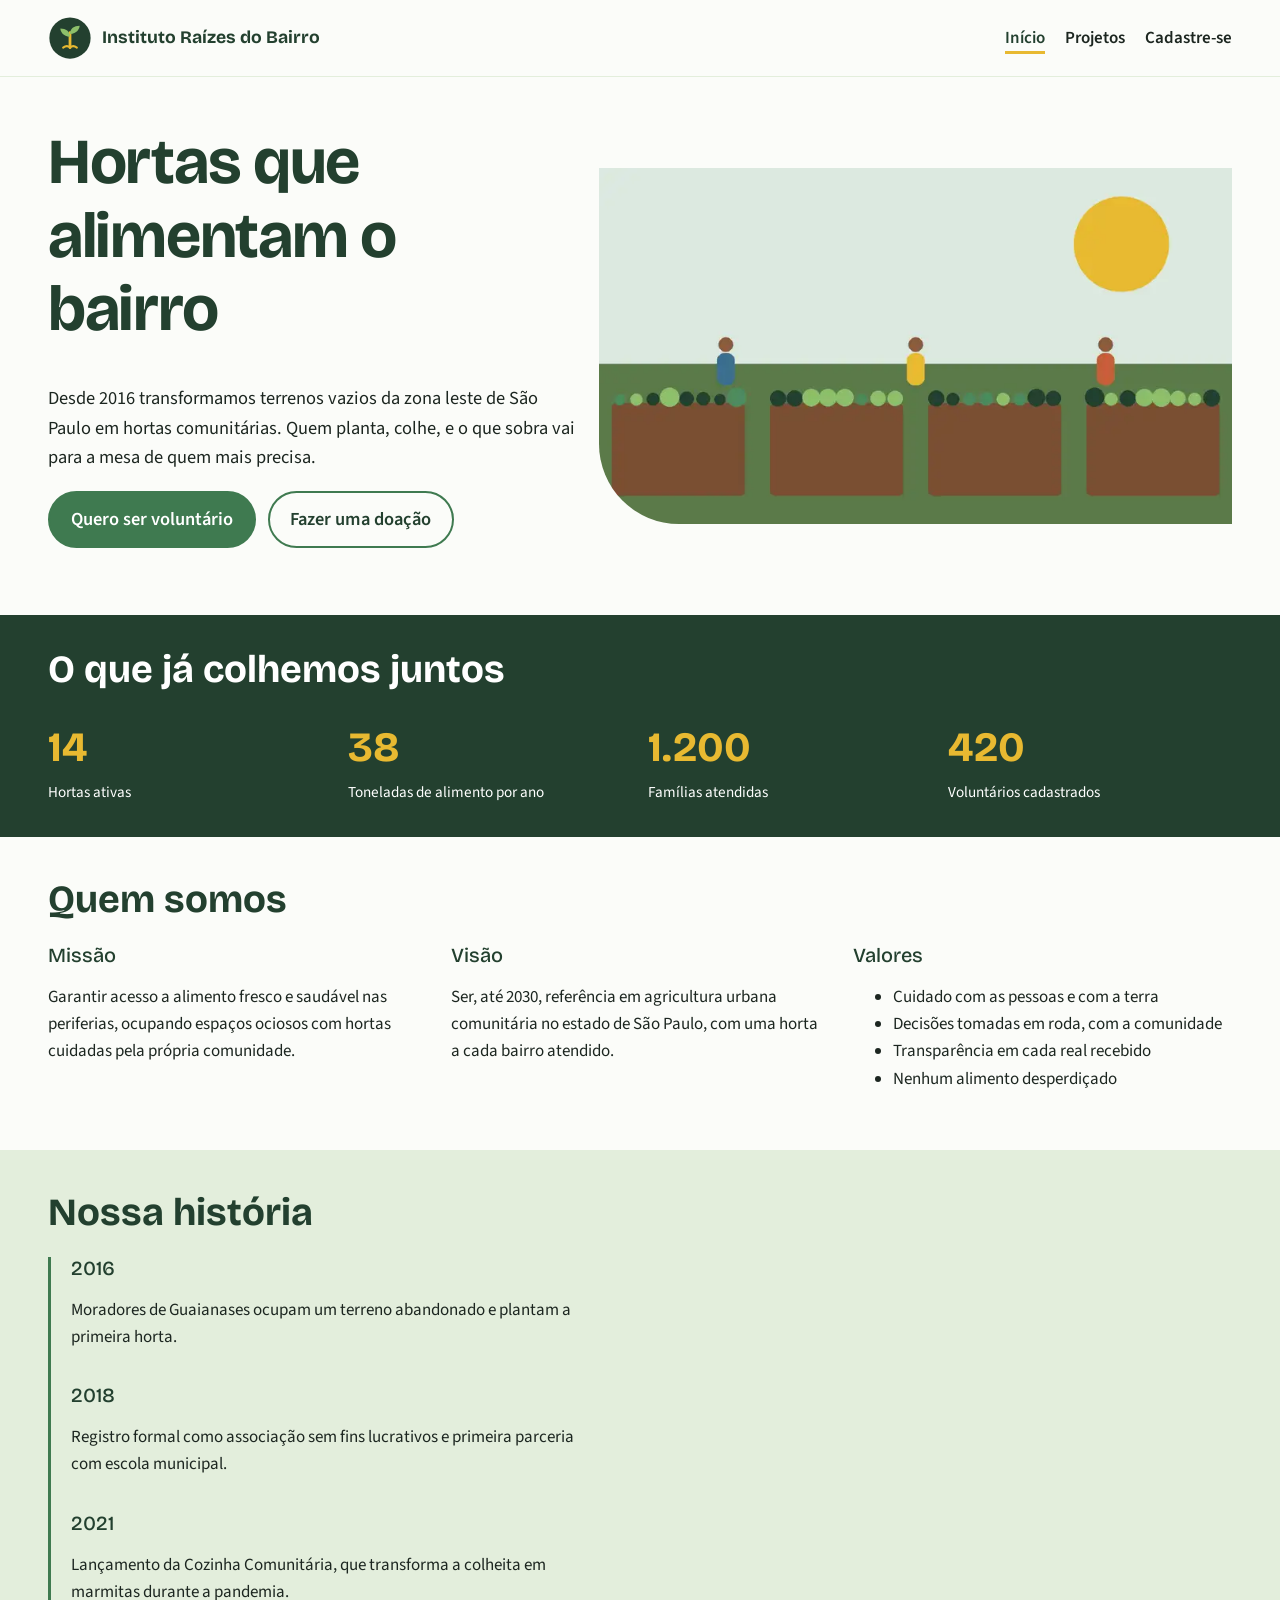
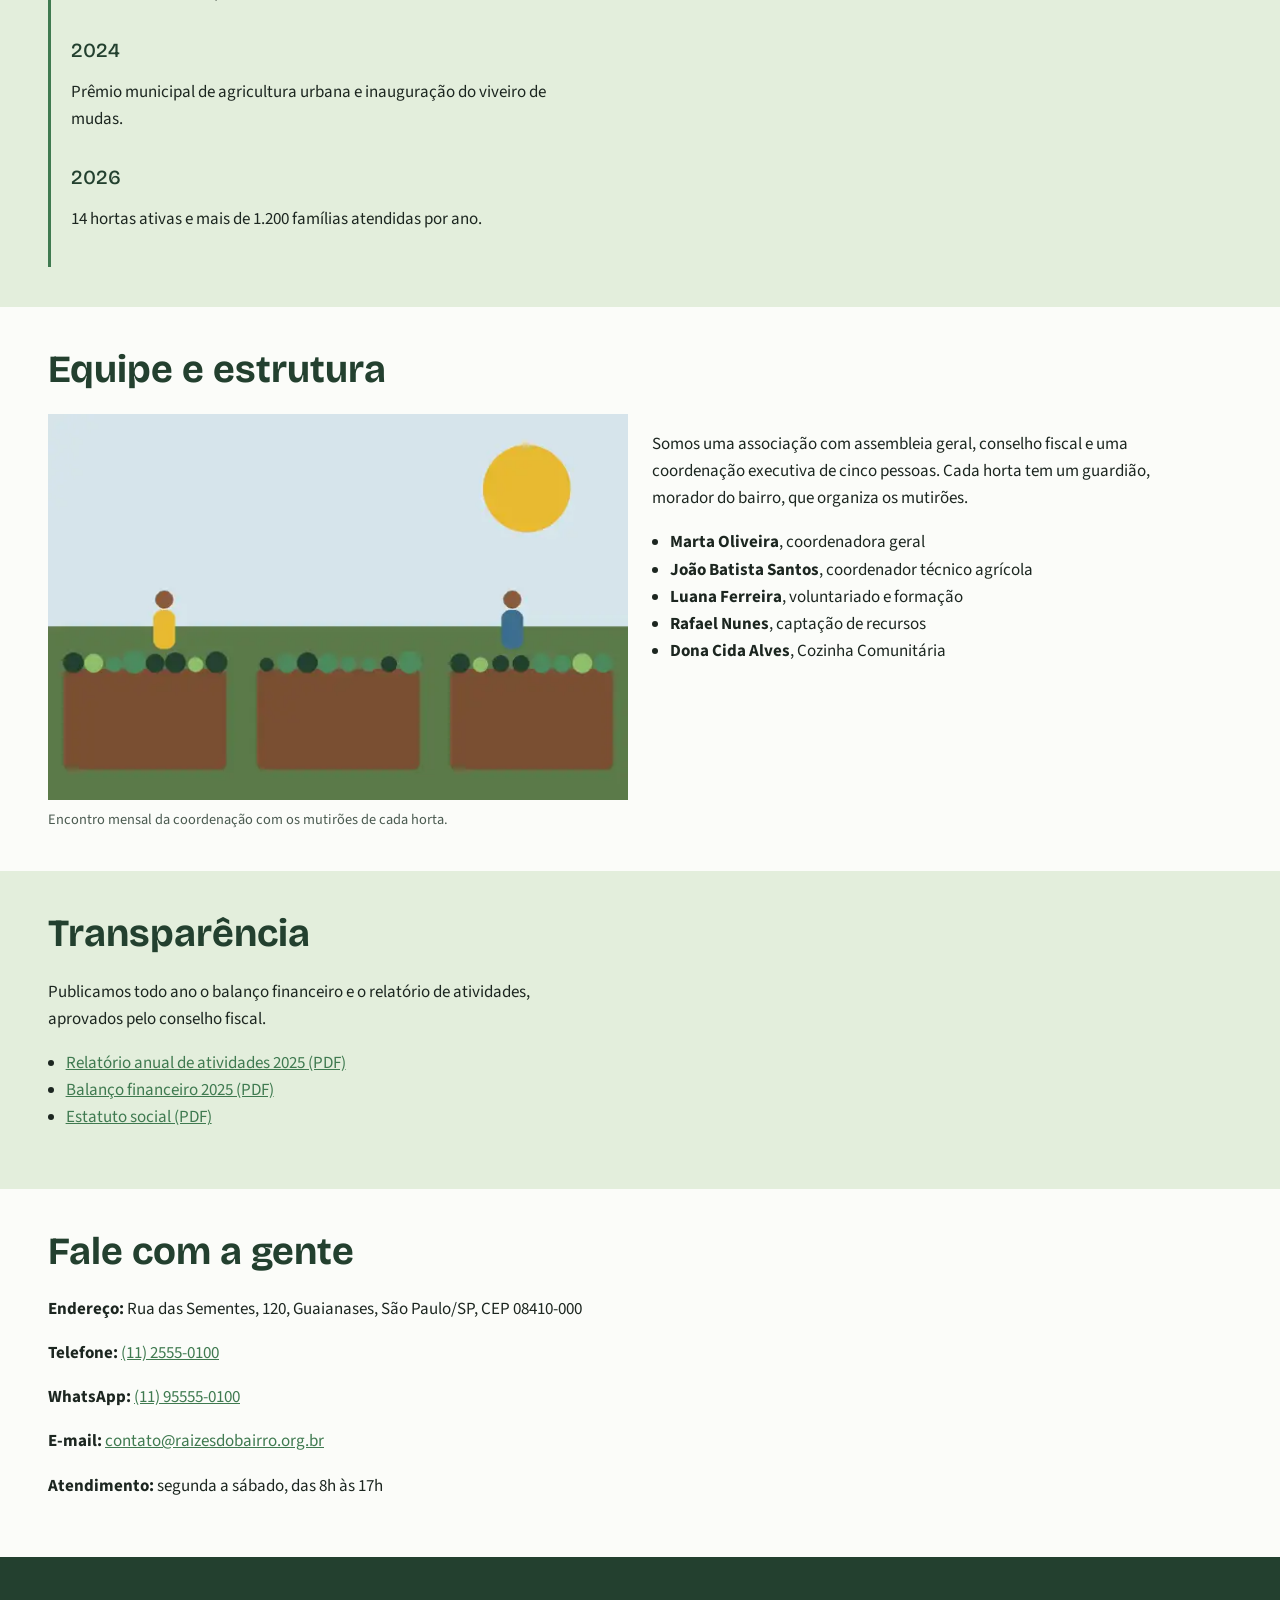
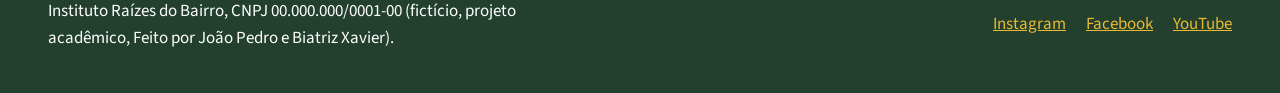
<file: ong-raizes/index.html>
<!DOCTYPE html>
<html lang="pt-BR">
<head>
  <meta charset="UTF-8">
  <meta name="viewport" content="width=device-width, initial-scale=1">
  <title>Instituto Raízes do Bairro | Hortas comunitárias em São Paulo</title>
  <meta name="description" content="O Instituto Raízes do Bairro transforma terrenos vazios em hortas comunitárias na zona leste de São Paulo, levando alimento, renda e educação ambiental às famílias.">
  <meta name="keywords" content="ONG, hortas comunitárias, voluntariado, doação, São Paulo, segurança alimentar">
  <meta property="og:title" content="Instituto Raízes do Bairro">
  <meta property="og:description" content="Hortas comunitárias que alimentam o bairro.">
  <meta property="og:image" content="imagens/hero-horta.jpg">
  <link rel="icon" href="imagens/logo.svg" type="image/svg+xml">
  <link rel="preconnect" href="https://fonts.googleapis.com">
  <link rel="preconnect" href="https://fonts.gstatic.com" crossorigin>
  <link href="https://fonts.googleapis.com/css2?family=Bricolage+Grotesque:wght@500;700&amp;family=Source+Sans+3:wght@400;600&amp;display=swap" rel="stylesheet">
  <link rel="stylesheet" href="css/style.css">
</head>
<body>
  <a class="pular" href="#conteudo">Pular para o conteúdo</a>

  <header class="topo">
    <a class="marca" href="index.html">
      <img src="imagens/logo.svg" alt="" width="44" height="44">
      <span>Instituto Raízes do Bairro</span>
    </a>
    <nav aria-label="Menu principal">
      <ul>
        <li><a href="index.html" aria-current="page">Início</a></li>
        <li><a href="projetos.html">Projetos</a></li>
        <li><a href="cadastro.html">Cadastre-se</a></li>
      </ul>
    </nav>
  </header>

  <main id="conteudo">
    <section class="hero" aria-labelledby="titulo-hero">
      <div class="hero-texto">
        <h1 id="titulo-hero">Hortas que alimentam o bairro</h1>
        <p>Desde 2016 transformamos terrenos vazios da zona leste de São Paulo em hortas comunitárias. Quem planta, colhe, e o que sobra vai para a mesa de quem mais precisa.</p>
        <p class="acoes">
          <a class="botao" href="cadastro.html">Quero ser voluntário</a>
          <a class="botao botao-secundario" href="projetos.html#doar">Fazer uma doação</a>
        </p>
      </div>
      <picture class="hero-imagem">
        <source type="image/webp" srcset="imagens/hero-horta-pequena.webp 800w, imagens/hero-horta.webp 1600w" sizes="(min-width: 64em) 55vw, 100vw">
        <img src="imagens/hero-horta.jpg" srcset="imagens/hero-horta-pequena.jpg 800w, imagens/hero-horta.jpg 1600w" sizes="(min-width: 64em) 55vw, 100vw" alt="Ilustração de voluntários cuidando de canteiros de hortaliças em um dia de sol" width="1600" height="900">
      </picture>
    </section>

    <section class="numeros" aria-labelledby="titulo-numeros">
      <h2 id="titulo-numeros">O que já colhemos juntos</h2>
      <dl>
        <div><dt>Hortas ativas</dt><dd>14</dd></div>
        <div><dt>Toneladas de alimento por ano</dt><dd>38</dd></div>
        <div><dt>Famílias atendidas</dt><dd>1.200</dd></div>
        <div><dt>Voluntários cadastrados</dt><dd>420</dd></div>
      </dl>
    </section>

    <section class="bloco" id="sobre" aria-labelledby="titulo-sobre">
      <h2 id="titulo-sobre">Quem somos</h2>
      <div class="tres-colunas">
        <article>
          <h3>Missão</h3>
          <p>Garantir acesso a alimento fresco e saudável nas periferias, ocupando espaços ociosos com hortas cuidadas pela própria comunidade.</p>
        </article>
        <article>
          <h3>Visão</h3>
          <p>Ser, até 2030, referência em agricultura urbana comunitária no estado de São Paulo, com uma horta a cada bairro atendido.</p>
        </article>
        <article>
          <h3>Valores</h3>
          <ul>
            <li>Cuidado com as pessoas e com a terra</li>
            <li>Decisões tomadas em roda, com a comunidade</li>
            <li>Transparência em cada real recebido</li>
            <li>Nenhum alimento desperdiçado</li>
          </ul>
        </article>
      </div>
    </section>

    <section class="bloco faixa" id="historia" aria-labelledby="titulo-historia">
      <h2 id="titulo-historia">Nossa história</h2>
      <ol class="linha-do-tempo">
        <li><h3>2016</h3><p>Moradores de Guaianases ocupam um terreno abandonado e plantam a primeira horta.</p></li>
        <li><h3>2018</h3><p>Registro formal como associação sem fins lucrativos e primeira parceria com escola municipal.</p></li>
        <li><h3>2021</h3><p>Lançamento da Cozinha Comunitária, que transforma a colheita em marmitas durante a pandemia.</p></li>
        <li><h3>2024</h3><p>Prêmio municipal de agricultura urbana e inauguração do viveiro de mudas.</p></li>
        <li><h3>2026</h3><p>14 hortas ativas e mais de 1.200 famílias atendidas por ano.</p></li>
      </ol>
    </section>

    <section class="bloco" id="equipe" aria-labelledby="titulo-equipe">
      <h2 id="titulo-equipe">Equipe e estrutura</h2>
      <div class="duas-colunas">
        <figure>
          <picture>
            <source type="image/webp" srcset="imagens/equipe-pequena.webp 600w, imagens/equipe.webp 1200w" sizes="(min-width: 48em) 45vw, 100vw">
            <img src="imagens/equipe.jpg" srcset="imagens/equipe-pequena.jpg 600w, imagens/equipe.jpg 1200w" sizes="(min-width: 48em) 45vw, 100vw" alt="Ilustração da equipe do instituto reunida ao lado dos canteiros" width="1200" height="800" loading="lazy">
          </picture>
          <figcaption>Encontro mensal da coordenação com os mutirões de cada horta.</figcaption>
        </figure>
        <div>
          <p>Somos uma associação com assembleia geral, conselho fiscal e uma coordenação executiva de cinco pessoas. Cada horta tem um guardião, morador do bairro, que organiza os mutirões.</p>
          <ul class="lista-equipe">
            <li><strong>Marta Oliveira</strong>, coordenadora geral</li>
            <li><strong>João Batista Santos</strong>, coordenador técnico agrícola</li>
            <li><strong>Luana Ferreira</strong>, voluntariado e formação</li>
            <li><strong>Rafael Nunes</strong>, captação de recursos</li>
            <li><strong>Dona Cida Alves</strong>, Cozinha Comunitária</li>
          </ul>
        </div>
      </div>
    </section>

    <section class="bloco faixa" id="transparencia" aria-labelledby="titulo-transparencia">
      <h2 id="titulo-transparencia">Transparência</h2>
      <p>Publicamos todo ano o balanço financeiro e o relatório de atividades, aprovados pelo conselho fiscal.</p>
      <ul class="documentos">
        <li><a href="#transparencia">Relatório anual de atividades 2025 (PDF)</a></li>
        <li><a href="#transparencia">Balanço financeiro 2025 (PDF)</a></li>
        <li><a href="#transparencia">Estatuto social (PDF)</a></li>
      </ul>
    </section>

    <section class="bloco" id="contato" aria-labelledby="titulo-contato">
      <h2 id="titulo-contato">Fale com a gente</h2>
      <address class="contato">
        <p><strong>Endereço:</strong> Rua das Sementes, 120, Guaianases, São Paulo/SP, CEP 08410-000</p>
        <p><strong>Telefone:</strong> <a href="tel:+551125550100">(11) 2555-0100</a></p>
        <p><strong>WhatsApp:</strong> <a href="https://wa.me/5511955550100">(11) 95555-0100</a></p>
        <p><strong>E-mail:</strong> <a href="mailto:contato@raizesdobairro.org.br">contato@raizesdobairro.org.br</a></p>
        <p><strong>Atendimento:</strong> segunda a sábado, das 8h às 17h</p>
      </address>
    </section>
  </main>

  <footer class="rodape">
    <p>Instituto Raízes do Bairro, CNPJ 00.000.000/0001-00 (fictício, projeto acadêmico, Feito por João Pedro e Biatriz Xavier).</p>
    <nav aria-label="Redes sociais">
      <ul>
        <li><a href="https://www.instagram.com/">Instagram</a></li>
        <li><a href="https://www.facebook.com/">Facebook</a></li>
        <li><a href="https://www.youtube.com/">YouTube</a></li>
      </ul>
    </nav>
  </footer>
</body>
</html>
</file>
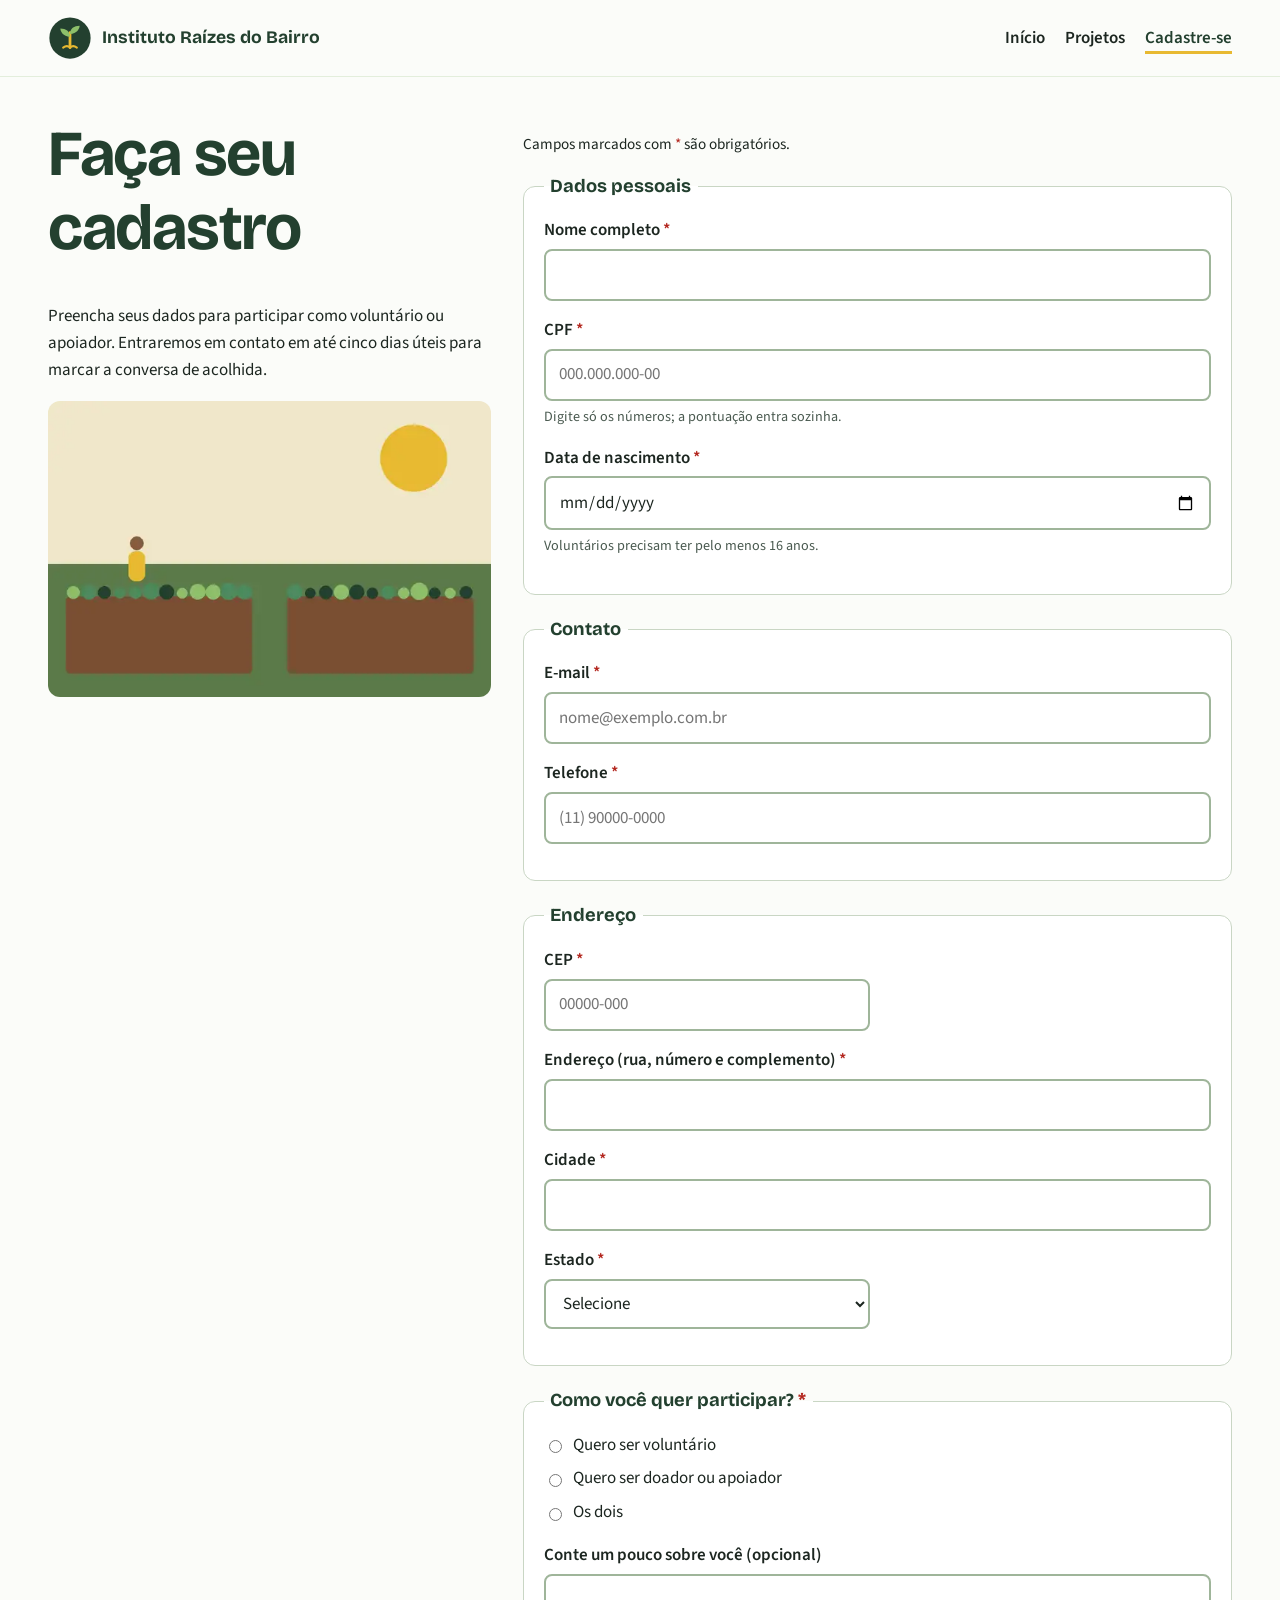
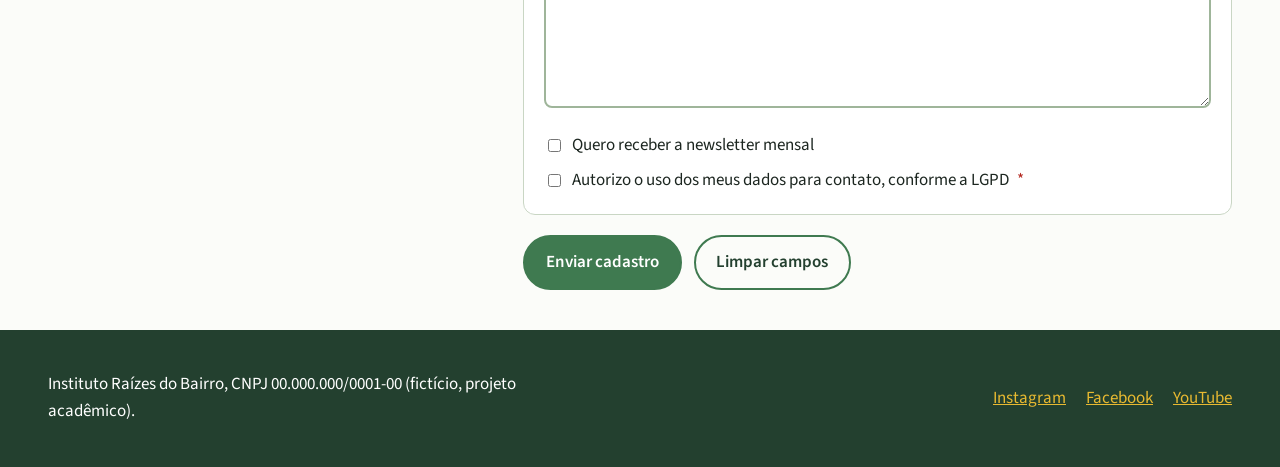
<file: ong-raizes/cadastro.html>
<!DOCTYPE html>
<html lang="pt-BR">
<head>
  <meta charset="UTF-8">
  <meta name="viewport" content="width=device-width, initial-scale=1">
  <title>Cadastro | Instituto Raízes do Bairro</title>
  <meta name="description" content="Cadastre-se como voluntário ou apoiador do Instituto Raízes do Bairro.">
  <link rel="icon" href="imagens/logo.svg" type="image/svg+xml">
  <link rel="preconnect" href="https://fonts.googleapis.com">
  <link rel="preconnect" href="https://fonts.gstatic.com" crossorigin>
  <link href="https://fonts.googleapis.com/css2?family=Bricolage+Grotesque:wght@500;700&amp;family=Source+Sans+3:wght@400;600&amp;display=swap" rel="stylesheet">
  <link rel="stylesheet" href="css/style.css">
  <script src="js/mascaras.js" defer></script>
</head>
<body>
  <a class="pular" href="#conteudo">Pular para o conteúdo</a>

  <header class="topo">
    <a class="marca" href="index.html">
      <img src="imagens/logo.svg" alt="" width="44" height="44">
      <span>Instituto Raízes do Bairro</span>
    </a>
    <nav aria-label="Menu principal">
      <ul>
        <li><a href="index.html">Início</a></li>
        <li><a href="projetos.html">Projetos</a></li>
        <li><a href="cadastro.html" aria-current="page">Cadastre-se</a></li>
      </ul>
    </nav>
  </header>

  <main id="conteudo">
    <section class="bloco cadastro" aria-labelledby="titulo-pagina">
      <div class="cadastro-intro">
        <h1 id="titulo-pagina">Faça seu cadastro</h1>
        <p>Preencha seus dados para participar como voluntário ou apoiador. Entraremos em contato em até cinco dias úteis para marcar a conversa de acolhida.</p>
        <picture>
          <source type="image/webp" srcset="imagens/cadastro-pequena.webp 600w, imagens/cadastro.webp 1200w" sizes="(min-width: 64em) 35vw, 100vw">
          <img src="imagens/cadastro.jpg" srcset="imagens/cadastro-pequena.jpg 600w, imagens/cadastro.jpg 1200w" sizes="(min-width: 64em) 35vw, 100vw" alt="Ilustração de uma pessoa ao lado de dois canteiros, pronta para começar" width="1200" height="800">
        </picture>
      </div>

      <form class="formulario" action="#" method="post">
        <p class="aviso">Campos marcados com <abbr title="obrigatório">*</abbr> são obrigatórios.</p>

        <fieldset>
          <legend>Dados pessoais</legend>
          <div class="campo">
            <label for="nome">Nome completo <abbr title="obrigatório">*</abbr></label>
            <input type="text" id="nome" name="nome" autocomplete="name" required minlength="5" maxlength="100" pattern="[A-Za-zÀ-ÿ' ]+ [A-Za-zÀ-ÿ' ]+" title="Digite nome e sobrenome, apenas letras.">
          </div>
          <div class="campo">
            <label for="cpf">CPF <abbr title="obrigatório">*</abbr></label>
            <input type="text" id="cpf" name="cpf" inputmode="numeric" required maxlength="14" pattern="\d{3}\.\d{3}\.\d{3}-\d{2}" placeholder="000.000.000-00" title="Formato: 000.000.000-00" aria-describedby="ajuda-cpf">
            <small id="ajuda-cpf">Digite só os números; a pontuação entra sozinha.</small>
          </div>
          <div class="campo">
            <label for="nascimento">Data de nascimento <abbr title="obrigatório">*</abbr></label>
            <input type="date" id="nascimento" name="nascimento" autocomplete="bday" required min="1900-01-01" max="2010-12-31" aria-describedby="ajuda-nascimento">
            <small id="ajuda-nascimento">Voluntários precisam ter pelo menos 16 anos.</small>
          </div>
        </fieldset>

        <fieldset>
          <legend>Contato</legend>
          <div class="campo">
            <label for="email">E-mail <abbr title="obrigatório">*</abbr></label>
            <input type="email" id="email" name="email" autocomplete="email" required maxlength="120" placeholder="nome@exemplo.com.br">
          </div>
          <div class="campo">
            <label for="telefone">Telefone <abbr title="obrigatório">*</abbr></label>
            <input type="tel" id="telefone" name="telefone" autocomplete="tel" inputmode="numeric" required maxlength="15" pattern="\(\d{2}\) \d{4,5}-\d{4}" placeholder="(11) 90000-0000" title="Formato: (11) 90000-0000 ou (11) 2000-0000">
          </div>
        </fieldset>

        <fieldset>
          <legend>Endereço</legend>
          <div class="campo campo-curto">
            <label for="cep">CEP <abbr title="obrigatório">*</abbr></label>
            <input type="text" id="cep" name="cep" autocomplete="postal-code" inputmode="numeric" required maxlength="9" pattern="\d{5}-\d{3}" placeholder="00000-000" title="Formato: 00000-000">
          </div>
          <div class="campo">
            <label for="endereco">Endereço (rua, número e complemento) <abbr title="obrigatório">*</abbr></label>
            <input type="text" id="endereco" name="endereco" autocomplete="address-line1" required minlength="5" maxlength="150">
          </div>
          <div class="campo">
            <label for="cidade">Cidade <abbr title="obrigatório">*</abbr></label>
            <input type="text" id="cidade" name="cidade" autocomplete="address-level2" required minlength="2" maxlength="80">
          </div>
          <div class="campo campo-curto">
            <label for="estado">Estado <abbr title="obrigatório">*</abbr></label>
            <select id="estado" name="estado" autocomplete="address-level1" required>
              <option value="">Selecione</option>
                <option value="AC">Acre</option>
                <option value="AL">Alagoas</option>
                <option value="AP">Amapá</option>
                <option value="AM">Amazonas</option>
                <option value="BA">Bahia</option>
                <option value="CE">Ceará</option>
                <option value="DF">Distrito Federal</option>
                <option value="ES">Espírito Santo</option>
                <option value="GO">Goiás</option>
                <option value="MA">Maranhão</option>
                <option value="MT">Mato Grosso</option>
                <option value="MS">Mato Grosso do Sul</option>
                <option value="MG">Minas Gerais</option>
                <option value="PA">Pará</option>
                <option value="PB">Paraíba</option>
                <option value="PR">Paraná</option>
                <option value="PE">Pernambuco</option>
                <option value="PI">Piauí</option>
                <option value="RJ">Rio de Janeiro</option>
                <option value="RN">Rio Grande do Norte</option>
                <option value="RS">Rio Grande do Sul</option>
                <option value="RO">Rondônia</option>
                <option value="RR">Roraima</option>
                <option value="SC">Santa Catarina</option>
                <option value="SP">São Paulo</option>
                <option value="SE">Sergipe</option>
                <option value="TO">Tocantins</option>
            </select>
          </div>
        </fieldset>

        <fieldset>
          <legend>Como você quer participar? <abbr title="obrigatório">*</abbr></legend>
          <div class="opcoes">
            <label><input type="radio" name="perfil" value="voluntario" required> Quero ser voluntário</label>
            <label><input type="radio" name="perfil" value="doador"> Quero ser doador ou apoiador</label>
            <label><input type="radio" name="perfil" value="ambos"> Os dois</label>
          </div>
          <div class="campo">
            <label for="mensagem">Conte um pouco sobre você (opcional)</label>
            <textarea id="mensagem" name="mensagem" rows="4" maxlength="500"></textarea>
          </div>
          <label class="aceite"><input type="checkbox" name="newsletter" value="sim"> Quero receber a newsletter mensal</label>
          <label class="aceite"><input type="checkbox" name="termos" required> Autorizo o uso dos meus dados para contato, conforme a LGPD <abbr title="obrigatório">*</abbr></label>
        </fieldset>

        <div class="botoes-form">
          <button type="submit" class="botao">Enviar cadastro</button>
          <button type="reset" class="botao botao-secundario">Limpar campos</button>
        </div>
      </form>
    </section>
  </main>

  <footer class="rodape">
    <p>Instituto Raízes do Bairro, CNPJ 00.000.000/0001-00 (fictício, projeto acadêmico).</p>
    <nav aria-label="Redes sociais">
      <ul>
        <li><a href="https://www.instagram.com/">Instagram</a></li>
        <li><a href="https://www.facebook.com/">Facebook</a></li>
        <li><a href="https://www.youtube.com/">YouTube</a></li>
      </ul>
    </nav>
  </footer>
</body>
</html>
</file>
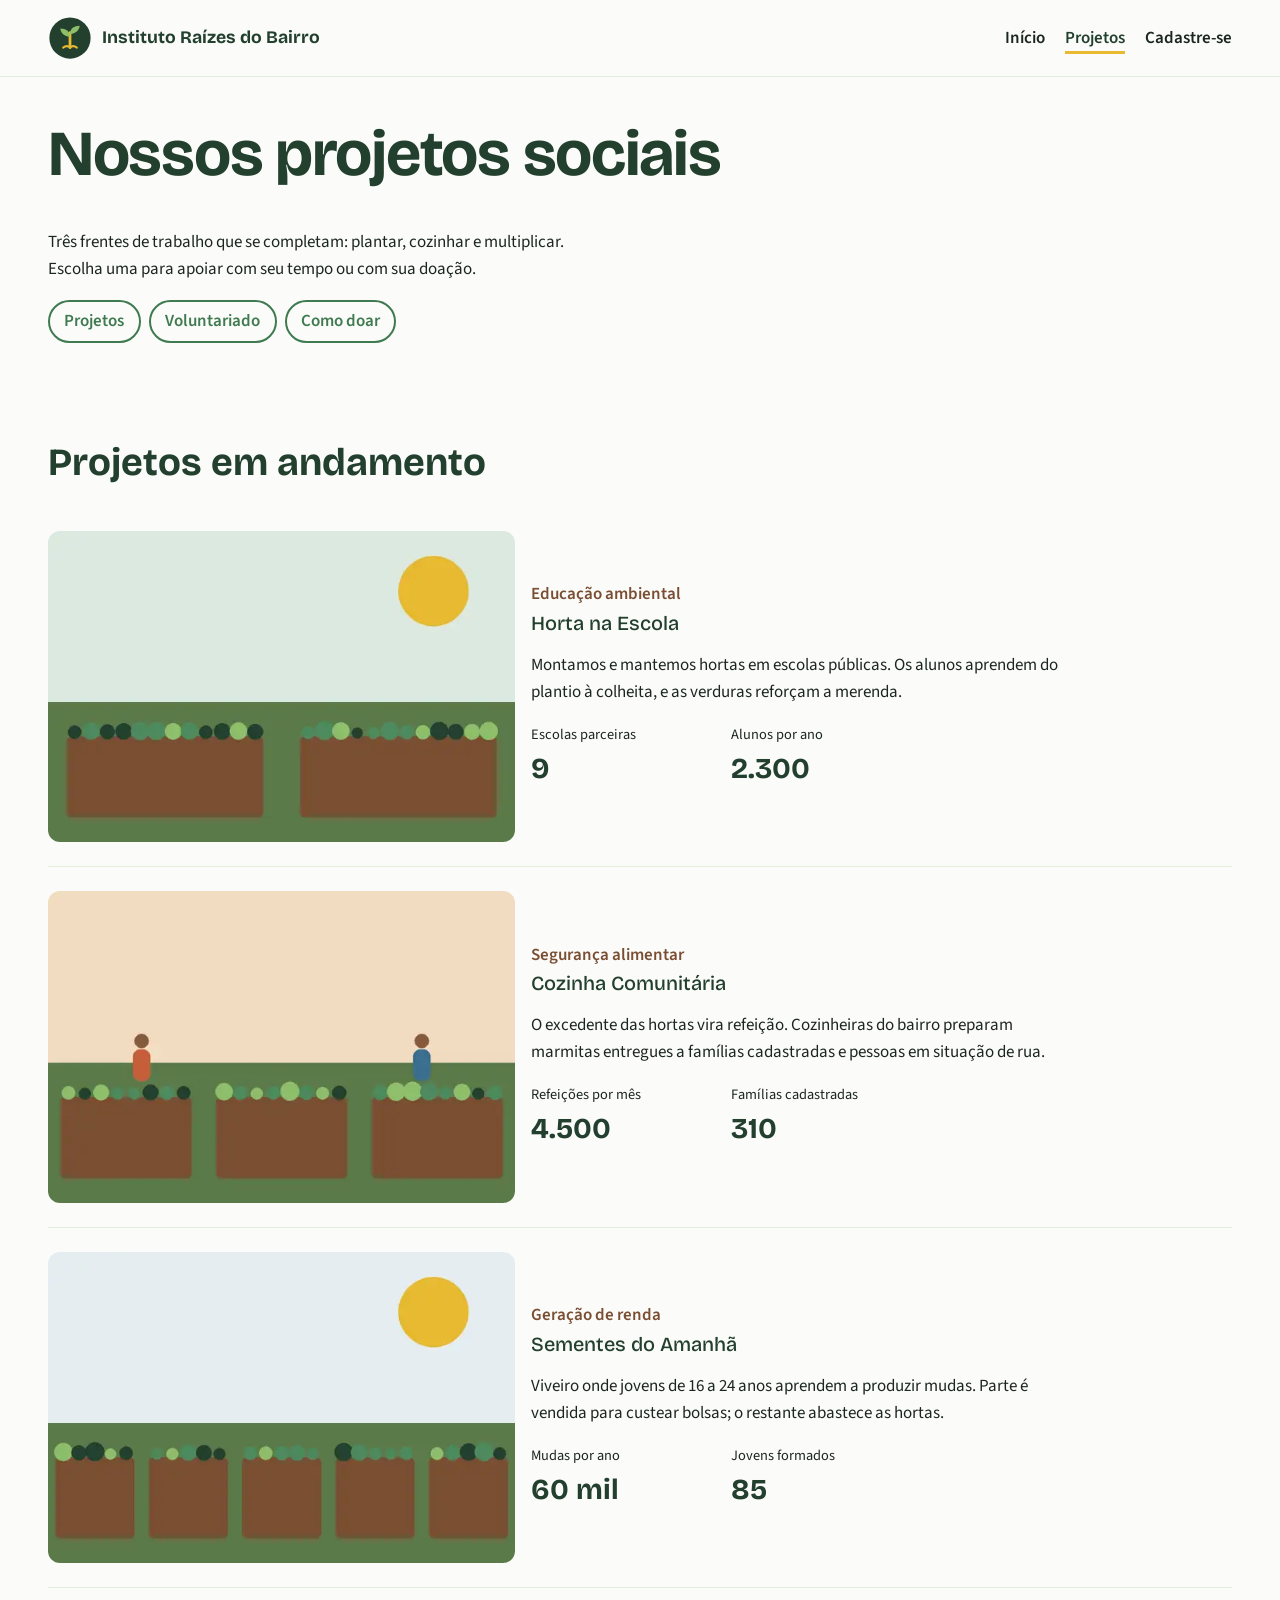
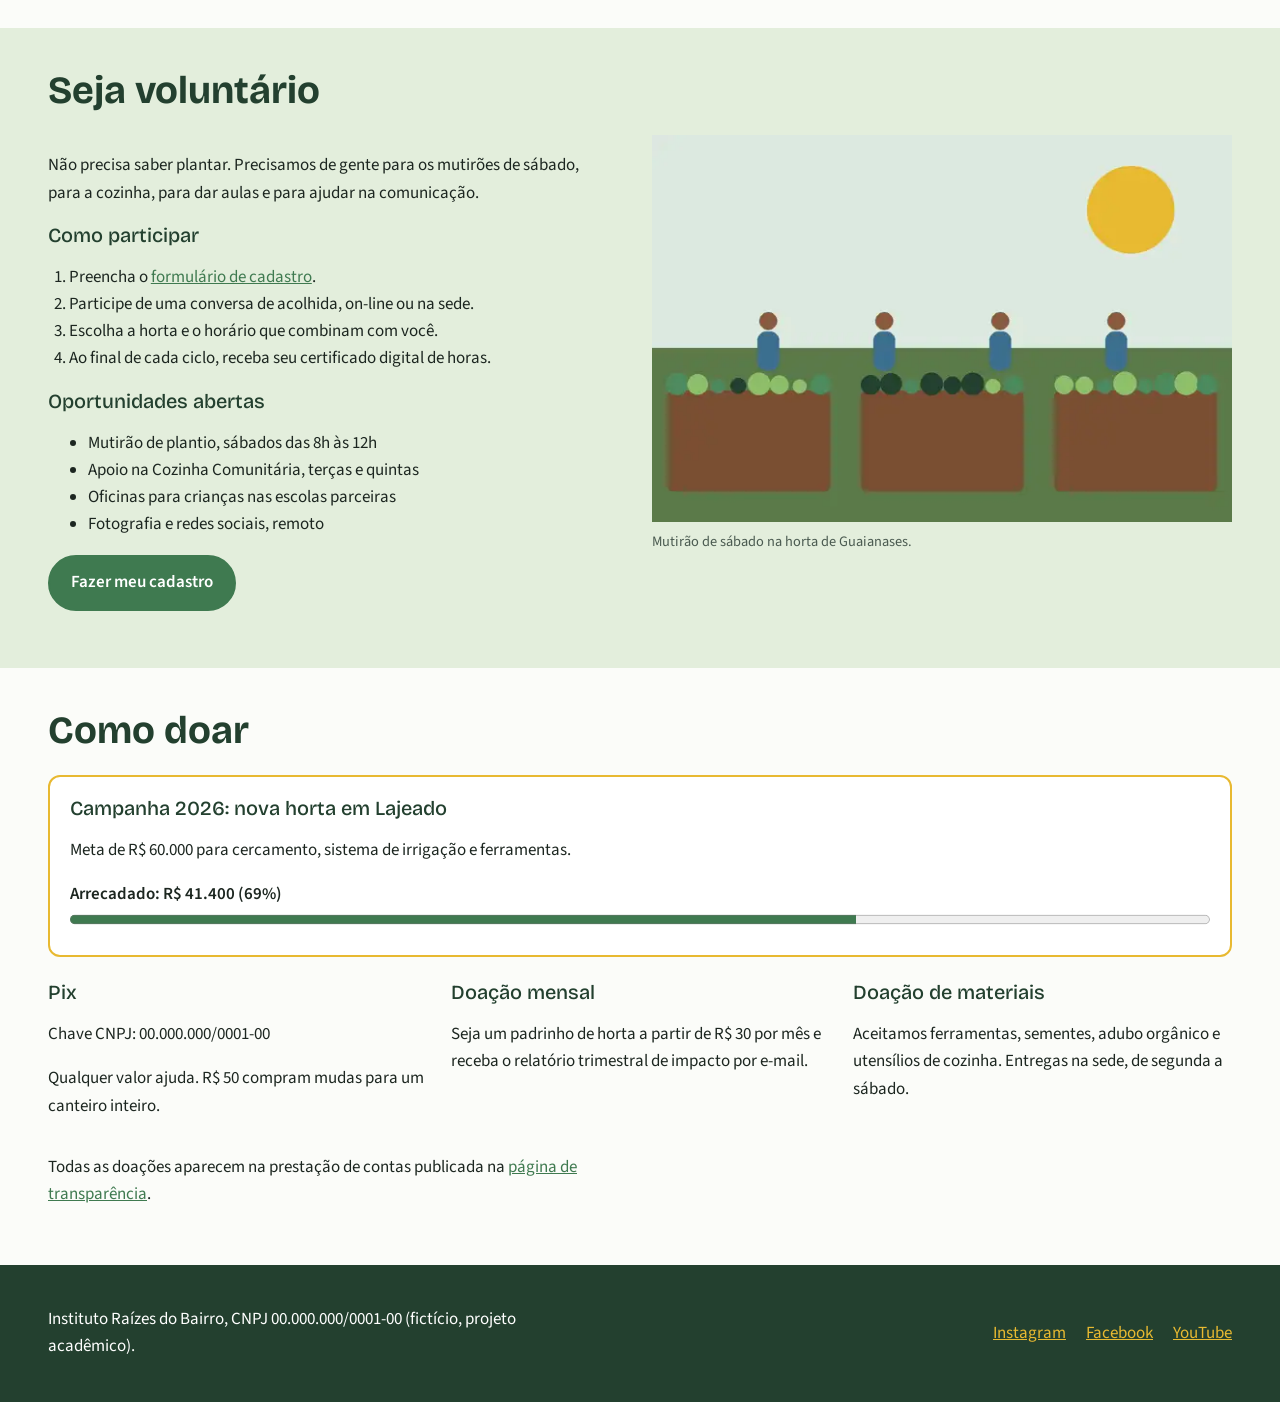
<file: ong-raizes/projetos.html>
<!DOCTYPE html>
<html lang="pt-BR">
<head>
  <meta charset="UTF-8">
  <meta name="viewport" content="width=device-width, initial-scale=1">
  <title>Projetos sociais | Instituto Raízes do Bairro</title>
  <meta name="description" content="Conheça os projetos do Instituto Raízes do Bairro, veja como ser voluntário e como doar para as hortas comunitárias.">
  <meta property="og:title" content="Projetos sociais do Instituto Raízes do Bairro">
  <meta property="og:image" content="imagens/projeto-horta-escola.jpg">
  <link rel="icon" href="imagens/logo.svg" type="image/svg+xml">
  <link rel="preconnect" href="https://fonts.googleapis.com">
  <link rel="preconnect" href="https://fonts.gstatic.com" crossorigin>
  <link href="https://fonts.googleapis.com/css2?family=Bricolage+Grotesque:wght@500;700&amp;family=Source+Sans+3:wght@400;600&amp;display=swap" rel="stylesheet">
  <link rel="stylesheet" href="css/style.css">
</head>
<body>
  <a class="pular" href="#conteudo">Pular para o conteúdo</a>

  <header class="topo">
    <a class="marca" href="index.html">
      <img src="imagens/logo.svg" alt="" width="44" height="44">
      <span>Instituto Raízes do Bairro</span>
    </a>
    <nav aria-label="Menu principal">
      <ul>
        <li><a href="index.html">Início</a></li>
        <li><a href="projetos.html" aria-current="page">Projetos</a></li>
        <li><a href="cadastro.html">Cadastre-se</a></li>
      </ul>
    </nav>
  </header>

  <main id="conteudo">
    <section class="bloco cabecalho-pagina" aria-labelledby="titulo-pagina">
      <h1 id="titulo-pagina">Nossos projetos sociais</h1>
      <p>Três frentes de trabalho que se completam: plantar, cozinhar e multiplicar. Escolha uma para apoiar com seu tempo ou com sua doação.</p>
      <nav aria-label="Nesta página">
        <ul class="atalhos">
          <li><a href="#projetos">Projetos</a></li>
          <li><a href="#voluntariado">Voluntariado</a></li>
          <li><a href="#doar">Como doar</a></li>
        </ul>
      </nav>
    </section>

    <section class="bloco" id="projetos" aria-labelledby="titulo-projetos">
      <h2 id="titulo-projetos">Projetos em andamento</h2>

      <article class="projeto">
        <picture>
          <source type="image/webp" srcset="imagens/projeto-horta-escola-pequena.webp 600w, imagens/projeto-horta-escola.webp 1200w" sizes="(min-width: 48em) 40vw, 100vw">
          <img src="imagens/projeto-horta-escola.jpg" srcset="imagens/projeto-horta-escola-pequena.jpg 600w, imagens/projeto-horta-escola.jpg 1200w" sizes="(min-width: 48em) 40vw, 100vw" alt="Ilustração de dois canteiros de hortaliças no pátio de uma escola" width="1200" height="800" loading="lazy">
        </picture>
        <div>
          <p class="categoria">Educação ambiental</p>
          <h3>Horta na Escola</h3>
          <p>Montamos e mantemos hortas em escolas públicas. Os alunos aprendem do plantio à colheita, e as verduras reforçam a merenda.</p>
          <dl class="indicadores">
            <div><dt>Escolas parceiras</dt><dd>9</dd></div>
            <div><dt>Alunos por ano</dt><dd>2.300</dd></div>
          </dl>
        </div>
      </article>

      <article class="projeto">
        <picture>
          <source type="image/webp" srcset="imagens/projeto-cozinha-pequena.webp 600w, imagens/projeto-cozinha.webp 1200w" sizes="(min-width: 48em) 40vw, 100vw">
          <img src="imagens/projeto-cozinha.jpg" srcset="imagens/projeto-cozinha-pequena.jpg 600w, imagens/projeto-cozinha.jpg 1200w" sizes="(min-width: 48em) 40vw, 100vw" alt="Ilustração de duas pessoas colhendo verduras para a cozinha comunitária" width="1200" height="800" loading="lazy">
        </picture>
        <div>
          <p class="categoria">Segurança alimentar</p>
          <h3>Cozinha Comunitária</h3>
          <p>O excedente das hortas vira refeição. Cozinheiras do bairro preparam marmitas entregues a famílias cadastradas e pessoas em situação de rua.</p>
          <dl class="indicadores">
            <div><dt>Refeições por mês</dt><dd>4.500</dd></div>
            <div><dt>Famílias cadastradas</dt><dd>310</dd></div>
          </dl>
        </div>
      </article>

      <article class="projeto">
        <picture>
          <source type="image/webp" srcset="imagens/projeto-viveiro-pequena.webp 600w, imagens/projeto-viveiro.webp 1200w" sizes="(min-width: 48em) 40vw, 100vw">
          <img src="imagens/projeto-viveiro.jpg" srcset="imagens/projeto-viveiro-pequena.jpg 600w, imagens/projeto-viveiro.jpg 1200w" sizes="(min-width: 48em) 40vw, 100vw" alt="Ilustração de cinco canteiros de mudas enfileirados no viveiro" width="1200" height="800" loading="lazy">
        </picture>
        <div>
          <p class="categoria">Geração de renda</p>
          <h3>Sementes do Amanhã</h3>
          <p>Viveiro onde jovens de 16 a 24 anos aprendem a produzir mudas. Parte é vendida para custear bolsas; o restante abastece as hortas.</p>
          <dl class="indicadores">
            <div><dt>Mudas por ano</dt><dd>60 mil</dd></div>
            <div><dt>Jovens formados</dt><dd>85</dd></div>
          </dl>
        </div>
      </article>
    </section>

    <section class="bloco faixa" id="voluntariado" aria-labelledby="titulo-voluntariado">
      <h2 id="titulo-voluntariado">Seja voluntário</h2>
      <div class="duas-colunas">
        <div>
          <p>Não precisa saber plantar. Precisamos de gente para os mutirões de sábado, para a cozinha, para dar aulas e para ajudar na comunicação.</p>
          <h3>Como participar</h3>
          <ol class="passos">
            <li>Preencha o <a href="cadastro.html">formulário de cadastro</a>.</li>
            <li>Participe de uma conversa de acolhida, on-line ou na sede.</li>
            <li>Escolha a horta e o horário que combinam com você.</li>
            <li>Ao final de cada ciclo, receba seu certificado digital de horas.</li>
          </ol>
          <h3>Oportunidades abertas</h3>
          <ul>
            <li>Mutirão de plantio, sábados das 8h às 12h</li>
            <li>Apoio na Cozinha Comunitária, terças e quintas</li>
            <li>Oficinas para crianças nas escolas parceiras</li>
            <li>Fotografia e redes sociais, remoto</li>
          </ul>
          <p><a class="botao" href="cadastro.html">Fazer meu cadastro</a></p>
        </div>
        <figure>
          <picture>
            <source type="image/webp" srcset="imagens/voluntarios-pequena.webp 600w, imagens/voluntarios.webp 1200w" sizes="(min-width: 48em) 45vw, 100vw">
            <img src="imagens/voluntarios.jpg" srcset="imagens/voluntarios-pequena.jpg 600w, imagens/voluntarios.jpg 1200w" sizes="(min-width: 48em) 45vw, 100vw" alt="Ilustração de quatro voluntários trabalhando em três canteiros" width="1200" height="800" loading="lazy">
          </picture>
          <figcaption>Mutirão de sábado na horta de Guaianases.</figcaption>
        </figure>
      </div>
    </section>

    <section class="bloco" id="doar" aria-labelledby="titulo-doar">
      <h2 id="titulo-doar">Como doar</h2>
      <div class="campanha">
        <h3>Campanha 2026: nova horta em Lajeado</h3>
        <p>Meta de R$ 60.000 para cercamento, sistema de irrigação e ferramentas.</p>
        <label for="progresso-campanha">Arrecadado: R$ 41.400 (69%)</label>
        <progress id="progresso-campanha" max="60000" value="41400">69%</progress>
      </div>
      <div class="tres-colunas">
        <article>
          <h3>Pix</h3>
          <p>Chave CNPJ: 00.000.000/0001-00</p>
          <p>Qualquer valor ajuda. R$ 50 compram mudas para um canteiro inteiro.</p>
        </article>
        <article>
          <h3>Doação mensal</h3>
          <p>Seja um padrinho de horta a partir de R$ 30 por mês e receba o relatório trimestral de impacto por e-mail.</p>
        </article>
        <article>
          <h3>Doação de materiais</h3>
          <p>Aceitamos ferramentas, sementes, adubo orgânico e utensílios de cozinha. Entregas na sede, de segunda a sábado.</p>
        </article>
      </div>
      <p>Todas as doações aparecem na prestação de contas publicada na <a href="index.html#transparencia">página de transparência</a>.</p>
    </section>
  </main>

  <footer class="rodape">
    <p>Instituto Raízes do Bairro, CNPJ 00.000.000/0001-00 (fictício, projeto acadêmico).</p>
    <nav aria-label="Redes sociais">
      <ul>
        <li><a href="https://www.instagram.com/">Instagram</a></li>
        <li><a href="https://www.facebook.com/">Facebook</a></li>
        <li><a href="https://www.youtube.com/">YouTube</a></li>
      </ul>
    </nav>
  </footer>
</body>
</html>
</file>
<file: ong-raizes/css/style.css>
/* Instituto Raízes do Bairro — folha de estilo (mobile-first) */
:root {
  --mata: #23402F;      /* verde escuro: textos de destaque e fundo do rodapé */
  --folha: #3F7A50;     /* verde médio: links e botões */
  --broto: #E3EEDC;     /* verde claro: faixas de fundo */
  --girassol: #E8B931;  /* amarelo: foco e detalhes */
  --terra: #7A4E33;     /* marrom: categorias */
  --tinta: #1C2620;     /* texto principal */
  --papel: #FBFCF9;     /* fundo */
  --fonte-titulo: "Bricolage Grotesque", "Trebuchet MS", sans-serif;
  --fonte-texto: "Source Sans 3", "Segoe UI", Arial, sans-serif;
}

*, *::before, *::after { box-sizing: border-box; }

body {
  margin: 0;
  font-family: var(--fonte-texto);
  font-size: 1.0625rem;
  line-height: 1.6;
  color: var(--tinta);
  background: var(--papel);
}

img { max-width: 100%; height: auto; display: block; }
picture { display: block; }

h1, h2, h3 { font-family: var(--fonte-titulo); line-height: 1.15; color: var(--mata); margin: 0 0 .6em; }
h1 { font-size: clamp(2.2rem, 7vw, 4rem); font-weight: 700; letter-spacing: -.02em; }
h2 { font-size: clamp(1.6rem, 4.5vw, 2.4rem); font-weight: 700; }
h3 { font-size: 1.25rem; font-weight: 500; }
p, li { max-width: 68ch; }

a { color: var(--folha); }
a:hover { color: var(--mata); }
:focus-visible { outline: 3px solid var(--girassol); outline-offset: 3px; }

.pular { position: absolute; left: -999px; top: 0; background: var(--mata); color: #fff; padding: .6rem 1rem; z-index: 10; }
.pular:focus { left: 1rem; }

/* Cabeçalho */
.topo { display: flex; flex-wrap: wrap; align-items: center; justify-content: space-between; gap: .75rem; padding: 1rem 1.25rem; border-bottom: 1px solid var(--broto); }
.marca { display: flex; align-items: center; gap: .6rem; text-decoration: none; color: var(--mata); font-family: var(--fonte-titulo); font-weight: 700; font-size: 1.1rem; }
.topo ul, .rodape ul { list-style: none; margin: 0; padding: 0; display: flex; flex-wrap: wrap; gap: .25rem 1.25rem; }
.topo nav a { text-decoration: none; color: var(--tinta); font-weight: 600; padding: .3rem 0; }
.topo nav a[aria-current="page"] { color: var(--mata); box-shadow: inset 0 -3px 0 var(--girassol); }

/* Hero: o elemento marcante do site */
.hero { display: grid; gap: 1.5rem; padding: 2rem 1.25rem; }
.hero-texto p { font-size: 1.15rem; }
.acoes { display: flex; flex-wrap: wrap; gap: .75rem; }
.hero-imagem img { border-radius: 0 0 0 80px; }

.botao { display: inline-block; background: var(--folha); color: #fff; font-weight: 600; text-decoration: none; padding: .75rem 1.3rem; border: 2px solid var(--folha); border-radius: 999px; font: inherit; font-weight: 600; cursor: pointer; }
.botao:hover { background: var(--mata); border-color: var(--mata); color: #fff; }
.botao-secundario { background: transparent; color: var(--mata); }
.botao-secundario:hover { background: var(--broto); color: var(--mata); }

/* Números */
.numeros { background: var(--mata); color: #fff; padding: 2rem 1.25rem; }
.numeros h2 { color: #fff; }
.numeros dl, .indicadores { display: grid; grid-template-columns: repeat(2, 1fr); gap: 1rem; margin: 0; }
.numeros dt { order: 2; font-size: .95rem; }
.numeros div, .indicadores div { display: flex; flex-direction: column; }
.numeros dd { order: 1; margin: 0; font-family: var(--fonte-titulo); font-size: 2.6rem; font-weight: 700; color: var(--girassol); }

/* Blocos de conteúdo */
.bloco { padding: 2.5rem 1.25rem; }
.faixa { background: var(--broto); }
.tres-colunas, .duas-colunas { display: grid; gap: 1.5rem; }
figure { margin: 0; }
figcaption { font-size: .9rem; margin-top: .5rem; color: #4a5a50; }

.linha-do-tempo { list-style: none; padding: 0; margin: 0; border-left: 3px solid var(--folha); }
.linha-do-tempo li { padding: 0 0 1rem 1.25rem; }
.linha-do-tempo h3 { margin-bottom: .2rem; }

.lista-equipe, .documentos { padding-left: 1.1rem; }
address { font-style: normal; }

/* Projetos */
.atalhos { list-style: none; padding: 0; display: flex; flex-wrap: wrap; gap: .5rem; }
.atalhos a { display: inline-block; padding: .35rem .9rem; border: 2px solid var(--folha); border-radius: 999px; text-decoration: none; font-weight: 600; }
.projeto { display: grid; gap: 1rem; padding: 1.5rem 0; border-bottom: 1px solid var(--broto); }
.projeto img { border-radius: 12px; }
.categoria { color: var(--terra); font-weight: 600; margin: 0 0 .2rem; }
.indicadores dt { font-size: .9rem; }
.indicadores dd { margin: 0; font-family: var(--fonte-titulo); font-size: 1.8rem; font-weight: 700; color: var(--mata); }
.passos { padding-left: 1.3rem; }
.campanha { background: #fff; border: 2px solid var(--girassol); border-radius: 12px; padding: 1.25rem; margin-bottom: 1.5rem; }
.campanha label { font-weight: 600; display: block; }
progress { width: 100%; height: 1.2rem; accent-color: var(--folha); }

/* Formulário */
.cadastro { display: grid; gap: 2rem; }
.cadastro-intro img { border-radius: 12px; margin-top: 1rem; }
.formulario fieldset { border: 1px solid #c9d6c4; border-radius: 12px; padding: 1rem 1.25rem 1.25rem; margin: 0 0 1.25rem; background: #fff; }
.formulario legend { font-family: var(--fonte-titulo); font-weight: 700; color: var(--mata); padding: 0 .4rem; font-size: 1.15rem; }
.campo { display: flex; flex-direction: column; gap: .3rem; margin-bottom: 1rem; }
.campo label { font-weight: 600; }
.campo small { color: #4a5a50; }
input, select, textarea { font: inherit; padding: .65rem .8rem; border: 2px solid #9fb59a; border-radius: 8px; background: #fff; color: var(--tinta); width: 100%; }
input[type="radio"], input[type="checkbox"] { width: auto; accent-color: var(--folha); }
input:user-invalid, select:user-invalid { border-color: #B3261E; }
abbr[title] { text-decoration: none; color: #B3261E; }
.opcoes { display: grid; gap: .4rem; margin-bottom: 1rem; }
.opcoes label, .aceite { display: flex; align-items: center; gap: .5rem; }
.aceite { margin-top: .5rem; }
.aviso { font-size: .95rem; }
.botoes-form { display: flex; flex-wrap: wrap; gap: .75rem; }

/* Rodapé */
.rodape { background: var(--mata); color: #fff; padding: 1.5rem 1.25rem; }
.rodape a { color: var(--girassol); }

/* Tablet */
@media (min-width: 48em) {
  .topo, .hero, .numeros, .bloco, .rodape { padding-left: 3rem; padding-right: 3rem; }
  .numeros dl { grid-template-columns: repeat(4, 1fr); }
  .duas-colunas { grid-template-columns: 1fr 1fr; align-items: start; }
  .projeto { grid-template-columns: 2fr 3fr; align-items: center; }
  .indicadores { max-width: 24rem; }
  .formulario fieldset { display: grid; grid-template-columns: 1fr 1fr; column-gap: 1rem; }
  .formulario fieldset > .campo, .formulario fieldset > .opcoes, .formulario fieldset > .aceite { grid-column: span 2; }
  .formulario fieldset > .campo-curto { grid-column: span 1; }
}

/* Desktop */
@media (min-width: 64em) {
  .hero { grid-template-columns: 1fr 1.2fr; align-items: center; padding-top: 3rem; padding-bottom: 3rem; }
  .tres-colunas { grid-template-columns: repeat(3, 1fr); }
  .cadastro { grid-template-columns: 1fr 1.6fr; align-items: start; }
  .rodape { display: flex; justify-content: space-between; align-items: center; }
}

@media (prefers-reduced-motion: reduce) {
  * { scroll-behavior: auto !important; transition: none !important; }
}
</file>
